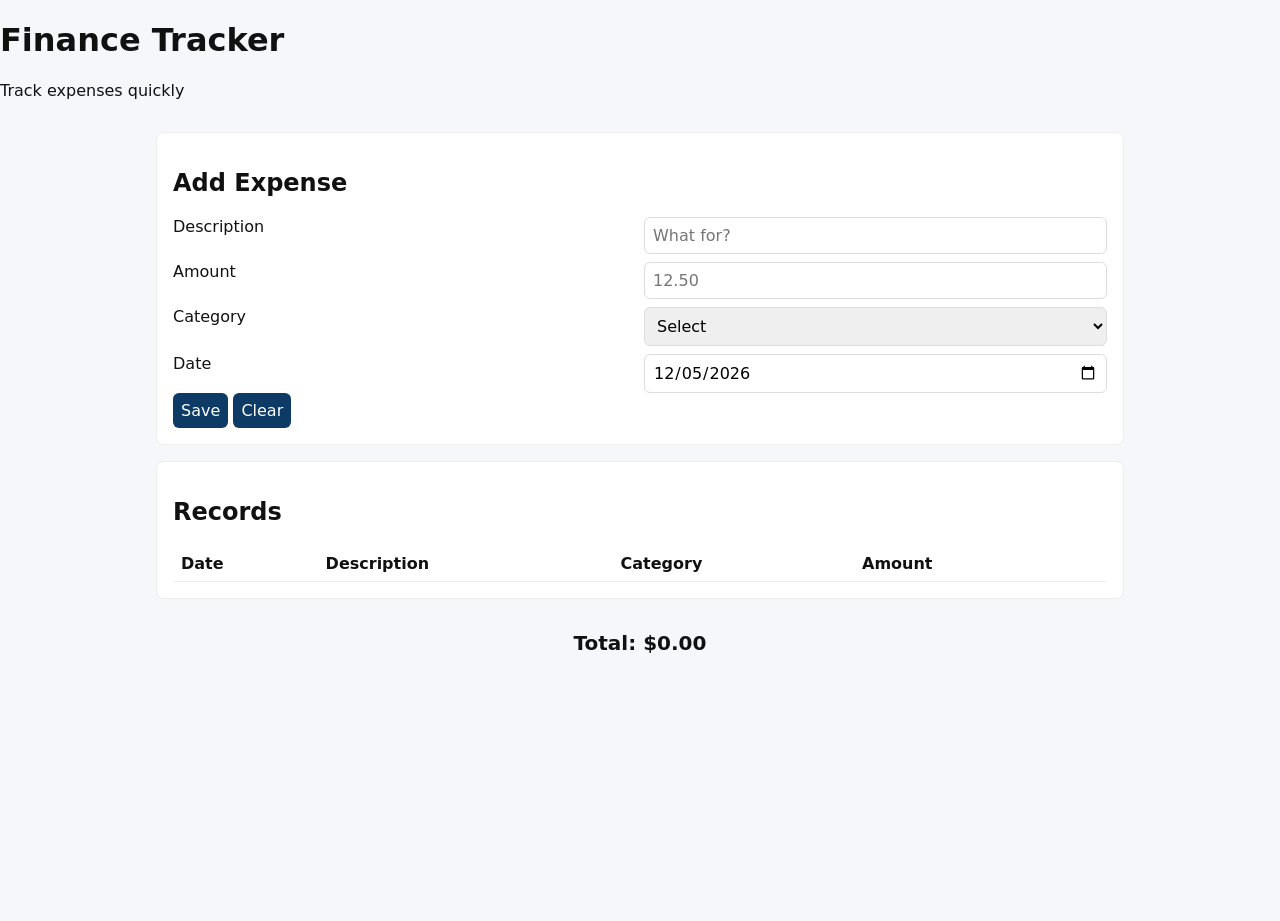
<file: index.html>
<!DOCTYPE html>
<html lang="en">
<head>
  <meta charset="UTF-8" />
  <meta name="viewport" content="width=device-width, initial-scale=1.0" />
  <title>STUDENT FINANCE TRACKER</title>
  <link rel="stylesheet" href="styles/main.css" />
</head>
<body>
  <script src="scripts/app.js"></script>
  <script src="scripts/storage.js"></script>
  <script src="scripts/state.js"></script>
  <script src="scripts/main.js"></script>
</body>
</html>
</file>
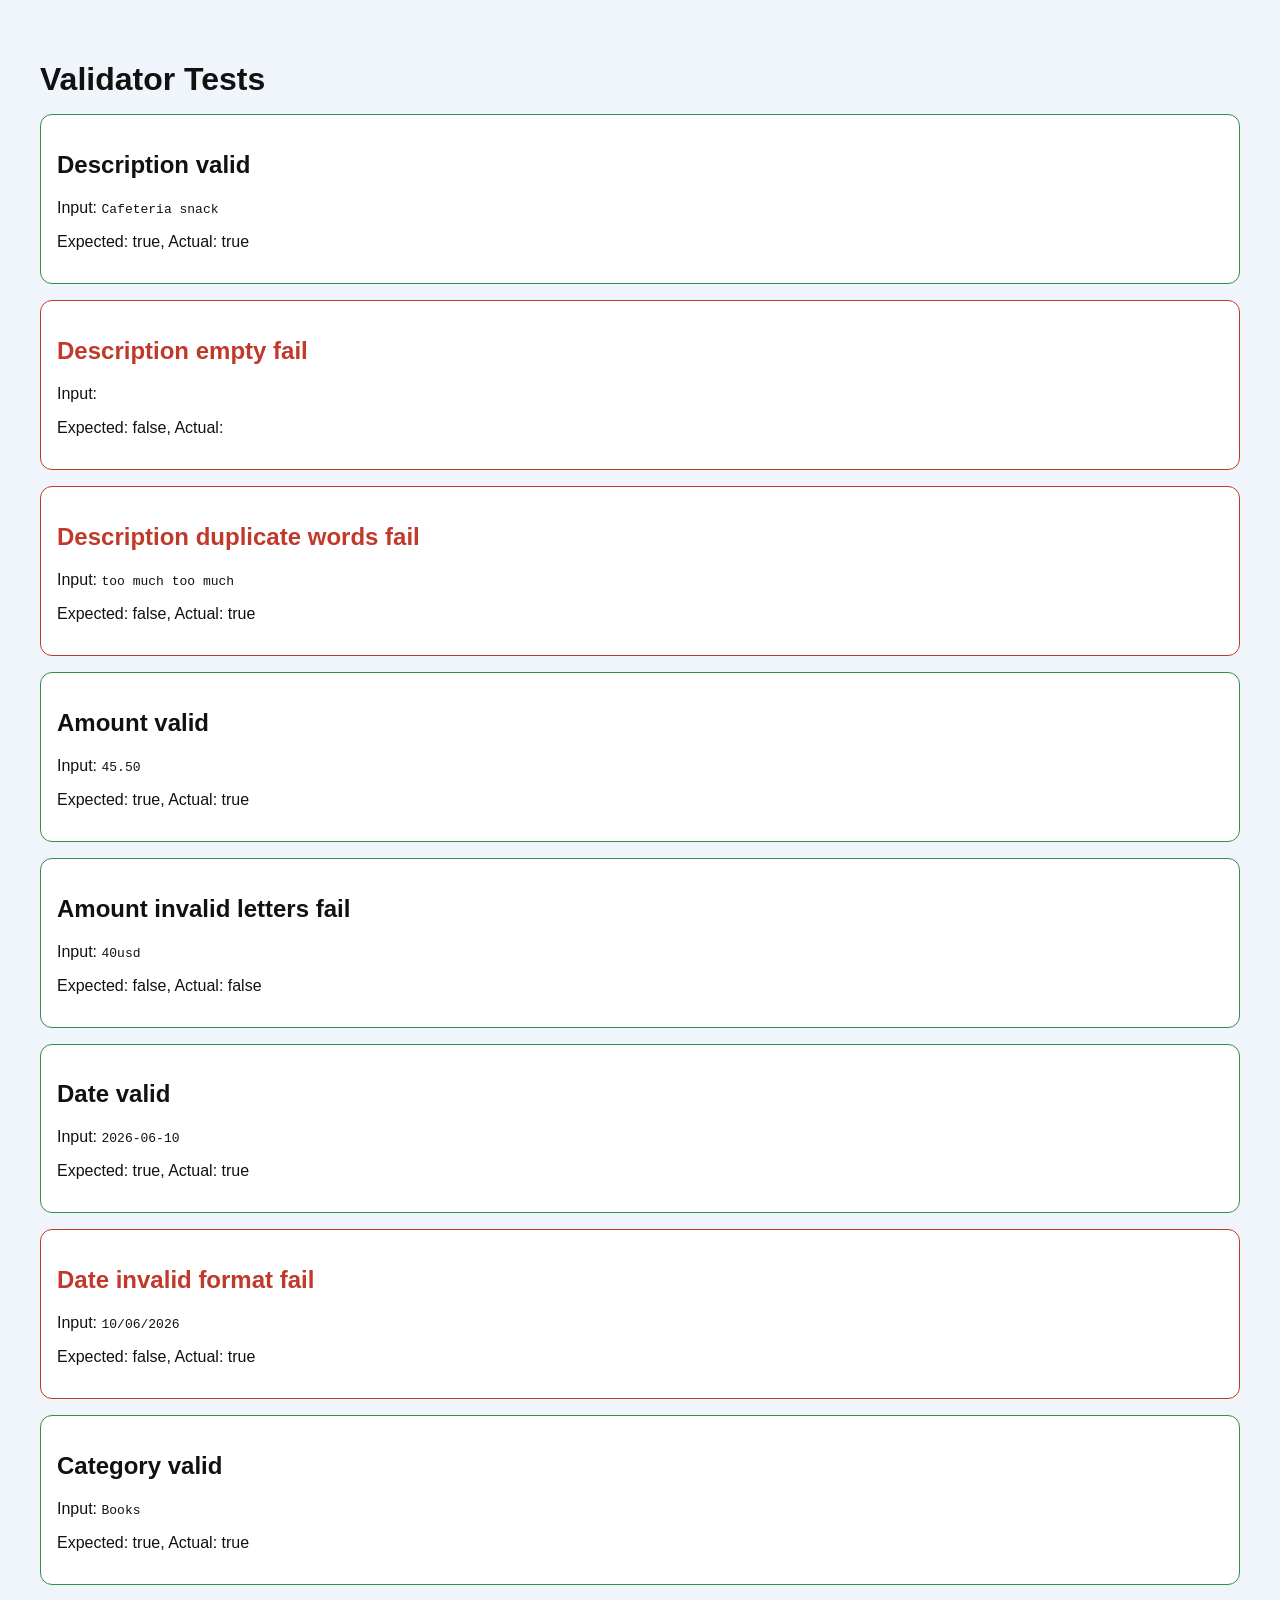
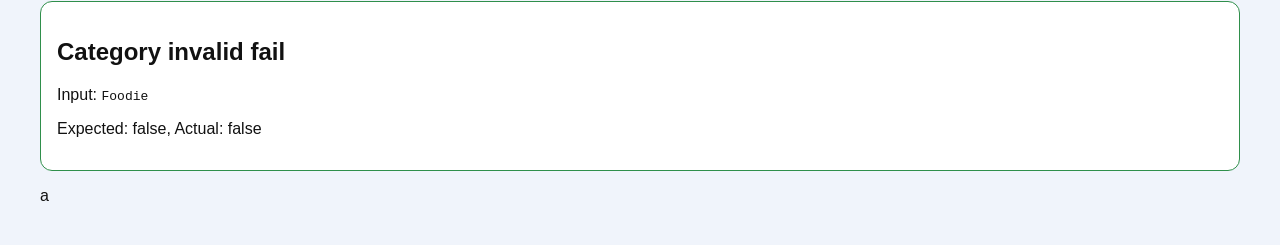
<file: tests.html>
<!DOCTYPE html>
<html lang="en">
<head>
  <meta charset="UTF-8" />
  <meta name="viewport" content="width=device-width, initial-scale=1.0" />
  <title>Student Finance Tracker Tests</title>
  <style>
    body { font-family: Arial, sans-serif; padding: 2rem; background: #f0f4fb; color: #111; }
    h1 { margin-bottom: 1rem; }
    .result { padding: 1rem; margin-bottom: 1rem; border-radius: 0.75rem; background: #fff; border: 1px solid #d2d8e4; }
    .pass { border-color: #2f8f4b; }
    .fail { border-color: #c0392b; }
    .fail h2 { color: #c0392b; }
  </style>
</head>
<body>
  <h1>Validator Tests</h1>
  <div id="results"></div>
  <script src="scripts/validators.js"></script>a
  <script>
    const cases = [
      {name: 'Description valid', fn: validators.validateDescription, input: 'Cafeteria snack', expected: true},
      {name: 'Description empty fail', fn: validators.validateDescription, input: '', expected: false},
      {name: 'Description duplicate words fail', fn: validators.validateDescription, input: 'too much too much', expected: false},
      {name: 'Amount valid', fn: validators.validateAmount, input: '45.50', expected: true},
      {name: 'Amount invalid letters fail', fn: validators.validateAmount, input: '40usd', expected: false},
      {name: 'Date valid', fn: validators.validateDate, input: '2026-06-10', expected: true},
      {name: 'Date invalid format fail', fn: validators.validateDate, input: '10/06/2026', expected: false},
      {name: 'Category valid', fn: validators.validateCategory, input: 'Books', expected: true},
      {name: 'Category invalid fail', fn: validators.validateCategory, input: 'Foodie', expected: false}
    ];

    const results = document.getElementById('results');
    cases.forEach(test => {
      const passed = test.fn(test.input) === test.expected;
      const wrapper = document.createElement('div');
      wrapper.className = 'result ' + (passed ? 'pass' : 'fail');
      wrapper.innerHTML = `<h2>${test.name}</h2><p>Input: <code>${test.input}</code></p><p>Expected: ${test.expected}, Actual: ${test.fn(test.input)}</p>`;
      results.appendChild(wrapper);
    });
  </script>
</body>
</html>
</file>
<file: styles/main.css>
:root{
  font-family: system-ui, 'Segoe UI', Arial, sans-serif;
  font-size: 16px;
  color: #111;
  --primary-hover: #0a2d4e;
  --primary-active: #072037;
  --focus-ring: #2563eb;
  --transition-fast: 150ms cubic-bezier(0.4, 0, 0.2, 1);
}

*{box-sizing:border-box}
*, *::before,*::after{box-sizing:border-box}
body{margin:0;min-height:100vh;background:#f5f7fb}

.site-header{padding:1rem;background:#fff;border-bottom:1px solid #e6e6e6}

main{max-width:1000px;margin:0 auto;padding:1rem}

.panel{background:#fff;border:1px solid #eee;border-radius:8px;padding:1rem;margin-bottom:1rem}

.field-grid{display:grid;gap:.5rem}

.table-wrapper{overflow:auto}

table{width:100%;border-collapse:collapse}

th,td{padding:.5rem;border-bottom:1px solid #eee;text-align:left}

button,input,select{font:inherit;padding:.5rem;border:1px solid #ddd;border-radius:6px}

button{background:#0d3b66;color:#fff;border:none}
button:focus-visible,
input:focus-visible,
select:focus-visible{
  outline:2px solid var(--focus-ring);
  outline-offset:2px;
  border-color: transparent;
}

.form-status{margin-top:.5rem;color:#0d3b66}

.sr-only{position:absolute;width:1px;height:1px;overflow:hidden;clip:rect(0,0,0,0)}

@media (min-width:768px){.field-grid{grid-template-columns:repeat(2,1fr)}}
</file>
